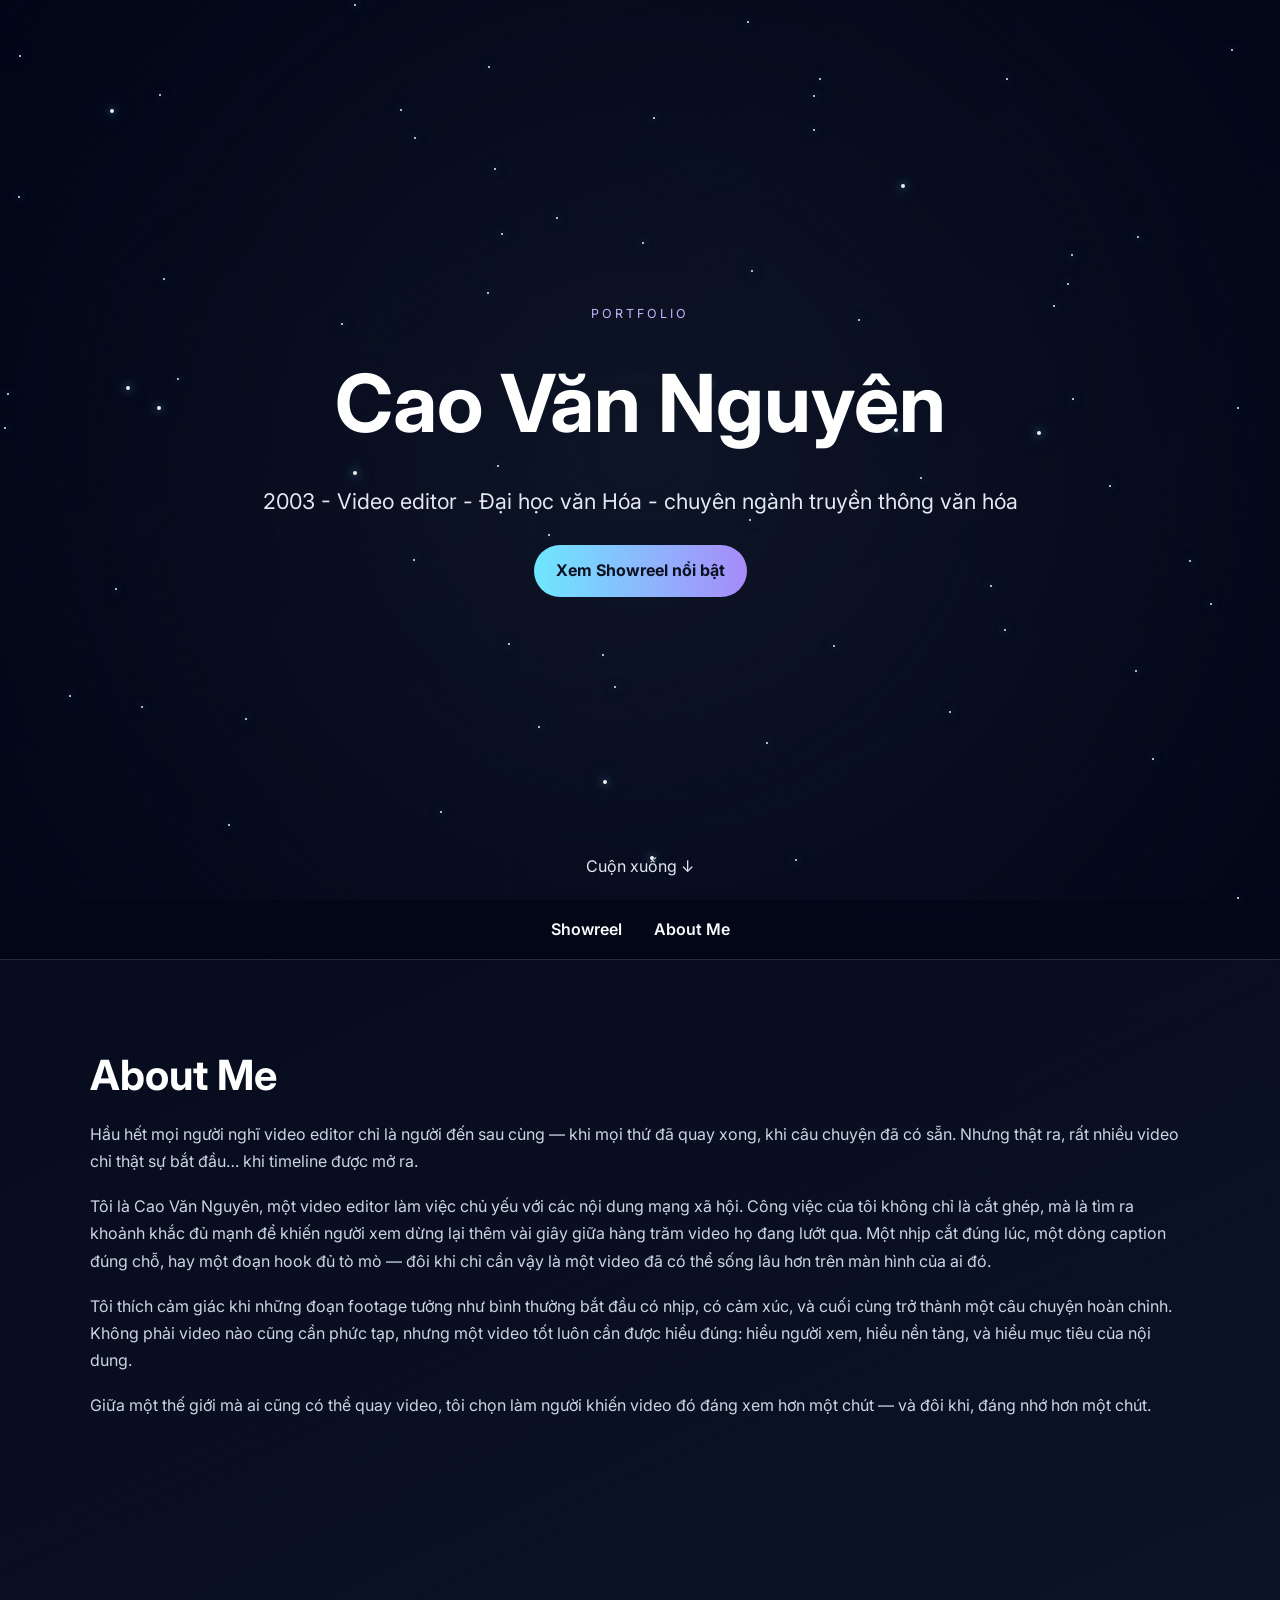
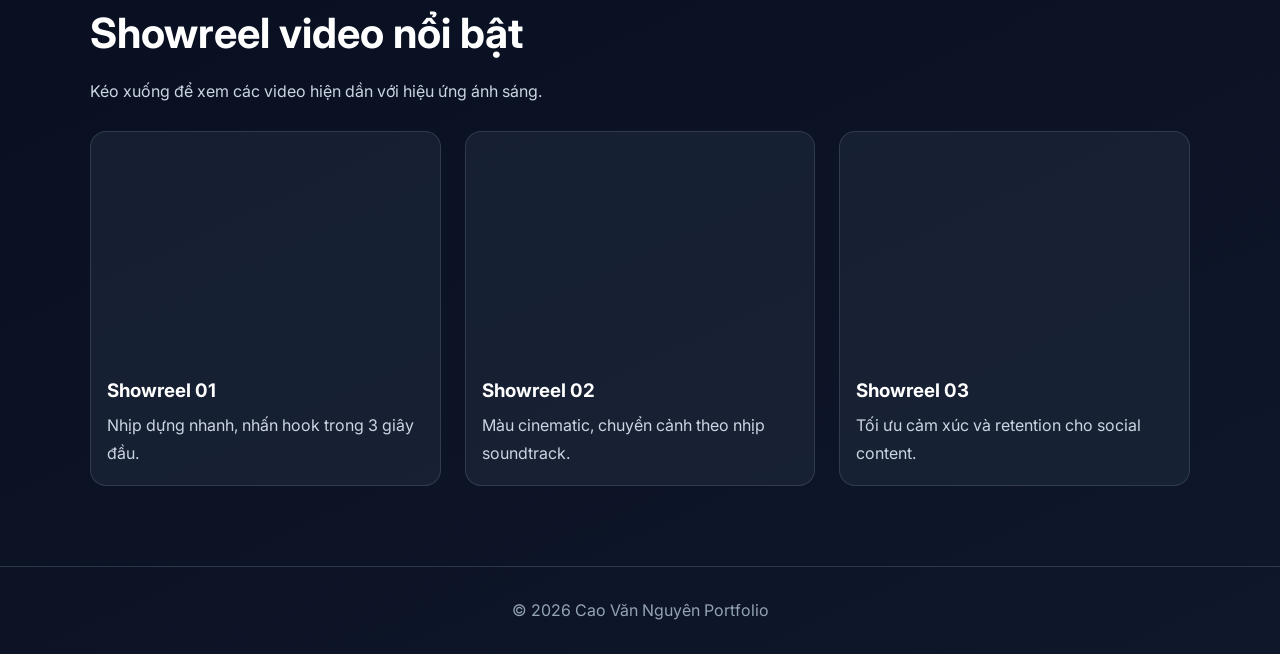
<file: index.html>
<!DOCTYPE html>
<html lang="vi">

<head>
  <meta charset="UTF-8">
  <meta name="viewport" content="width=device-width, initial-scale=1.0">
  <title>Cao Văn Nguyên | Video Editor Portfolio</title>
  <meta name="description" content="Portfolio của Cao Văn Nguyên - Video Editor với intro galaxy, showreel nổi bật và phần About Me chi tiết.">
  <meta property="og:title" content="Cao Văn Nguyên | Video Editor Portfolio">
  <meta property="og:description" content="Hiệu ứng galaxy zoom 5s, showreel nổi bật và About Me.">
  <meta property="og:type" content="website">
  <meta property="og:url" content="https://nguyen-editor.github.io/portfolio/">
  <link rel="preconnect" href="https://fonts.googleapis.com">
  <link rel="preconnect" href="https://fonts.gstatic.com" crossorigin>
  <link href="https://fonts.googleapis.com/css2?family=Inter:wght@400;500;600;700;800&display=swap" rel="stylesheet">
  <link rel="stylesheet" href="style.css">
</head>

<body>
  <header class="intro" id="top">
    <video class="intro-video" autoplay muted loop playsinline aria-label="Video mở đầu galaxy portfolio">
      <source src="https://cdn.coverr.co/videos/coverr-shooting-stars-1579/1080p.mp4" type="video/mp4">
    </video>

    <div class="intro-overlay"></div>
    <div class="galaxy-lights" id="galaxyLights" aria-hidden="true"></div>

    <div class="intro-content reveal-on-scroll" id="introContent" aria-live="polite">
      <p class="intro-kicker">PORTFOLIO</p>
      <h1>Cao Văn Nguyên</h1>
      <p class="intro-subtitle">2003 - Video editor - Đại học văn Hóa - chuyên ngành truyền thông văn hóa</p>
      <a class="btn btn-primary" href="#showreel">Xem Showreel nổi bật</a>
    </div>

    <a class="scroll-indicator" href="#showreel" aria-label="Cuộn xuống phần showreel">Cuộn xuống ↓</a>
  </header>

  <nav>
    <a href="#showreel">Showreel</a>
    <a href="#about">About Me</a>
  </nav>

  <main>

        <section id="about" class="section about reveal-on-scroll">
      <h2>About Me</h2>

      <p>Hầu hết mọi người nghĩ video editor chỉ là người đến sau cùng — khi mọi thứ đã quay xong, khi câu chuyện đã có sẵn. Nhưng thật ra, rất nhiều video chỉ thật sự bắt đầu… khi timeline được mở ra.</p>

      <p>Tôi là Cao Văn Nguyên, một video editor làm việc chủ yếu với các nội dung mạng xã hội. Công việc của tôi không chỉ là cắt ghép, mà là tìm ra khoảnh khắc đủ mạnh để khiến người xem dừng lại thêm vài giây giữa hàng trăm video họ đang lướt qua. Một nhịp cắt đúng lúc, một dòng caption đúng chỗ, hay một đoạn hook đủ tò mò — đôi khi chỉ cần vậy là một video đã có thể sống lâu hơn trên màn hình của ai đó.</p>

      <p>Tôi thích cảm giác khi những đoạn footage tưởng như bình thường bắt đầu có nhịp, có cảm xúc, và cuối cùng trở thành một câu chuyện hoàn chỉnh. Không phải video nào cũng cần phức tạp, nhưng một video tốt luôn cần được hiểu đúng: hiểu người xem, hiểu nền tảng, và hiểu mục tiêu của nội dung.</p>

      <p>Giữa một thế giới mà ai cũng có thể quay video, tôi chọn làm người khiến video đó đáng xem hơn một chút — và đôi khi, đáng nhớ hơn một chút.</p>
    </section>
    
    <section id="showreel" class="section">
      <h2>Showreel video nổi bật</h2>
      <p class="section-lead">Kéo xuống để xem các video hiện dần với hiệu ứng ánh sáng.</p>

      <div class="projects">
        <article class="project-card reveal-on-scroll">
          <iframe src="https://www.youtube.com/embed/dQw4w9WgXcQ" title="Showreel 1" loading="lazy" allowfullscreen></iframe>
          <div class="project-meta">
            <h3>Showreel 01</h3>
            <p>Nhịp dựng nhanh, nhấn hook trong 3 giây đầu.</p>
          </div>
        </article>

        <article class="project-card reveal-on-scroll">
          <iframe src="https://www.youtube.com/embed/9No-FiEInLA" title="Showreel 2" loading="lazy" allowfullscreen></iframe>
          <div class="project-meta">
            <h3>Showreel 02</h3>
            <p>Màu cinematic, chuyển cảnh theo nhịp soundtrack.</p>
          </div>
        </article>

        <article class="project-card reveal-on-scroll">
          <iframe src="https://www.youtube.com/embed/aqz-KE-bpKQ" title="Showreel 3" loading="lazy" allowfullscreen></iframe>
          <div class="project-meta">
            <h3>Showreel 03</h3>
            <p>Tối ưu cảm xúc và retention cho social content.</p>
          </div>
        </article>
      </div>
    </section>


  </main>

  <footer>
    <p>© 2026 Cao Văn Nguyên Portfolio</p>
  </footer>

  <script src="script.js"></script>
</body>

</html>
</file>
<file: style.css>
* {
  margin: 0;
  padding: 0;
  box-sizing: border-box;
}

:root {
  --bg: #020617;
  --bg-soft: #0f172a;
  --card: #1e293b;
  --text: #ffffff;
  --muted: #cbd5e1;
  --accent: #6ee7ff;
  --accent-2: #a78bfa;
}

html {
  scroll-behavior: smooth;
}

body {
  font-family: 'Inter', Arial, Helvetica, sans-serif;
  background: linear-gradient(155deg, var(--bg), var(--bg-soft));
  color: var(--text);
  line-height: 1.7;
}

.intro {
  position: relative;
  min-height: 100svh;
  min-height: 100dvh;
  min-height: 100vh;
  width: 100%;
  display: grid;
  place-items: center;
  padding: 20px;
  overflow: hidden;
}

.intro-video {
  position: absolute;
  inset: 0;
  width: 100%;
  height: 100%;
  object-fit: cover;
  transform: scale(1);
  animation: zoomVideo 5s ease-out forwards;
}

.intro-overlay {
  position: absolute;
  inset: 0;
  background: radial-gradient(circle at center, rgba(30, 41, 59, 0.35), rgba(2, 6, 23, 0.88));
}

.galaxy-lights {
  position: absolute;
  inset: 0;
  z-index: 1;
  pointer-events: none;
}

.star {
  position: absolute;
  width: 2px;
  height: 2px;
  border-radius: 50%;
  background: rgba(255, 255, 255, 0.94);
  box-shadow: 0 0 10px rgba(110, 231, 255, 0.9), 0 0 22px rgba(167, 139, 250, 0.7);
  animation: twinkle var(--twinkle-duration, 3.8s) ease-in-out infinite;
  animation-delay: var(--twinkle-delay, 0s);
}

.star.large {
  width: 4px;
  height: 4px;
}

.intro-content {
  position: relative;
  z-index: 2;
  text-align: center;
  max-width: 880px;
  opacity: 0;
  transform: translateY(18px);
  pointer-events: none;
}

.intro-content.is-visible {
  animation: revealInfo 1.2s ease forwards;
  pointer-events: auto;
}

.intro-kicker {
  letter-spacing: 0.24em;
  text-transform: uppercase;
  color: #c4b5fd;
  margin-bottom: 10px;
  font-size: 0.78rem;
}

.intro h1 {
  font-size: clamp(2.2rem, 9vw, 5rem);
  margin-bottom: 12px;
}

.intro-subtitle {
  color: #e2e8f0;
  font-size: clamp(1rem, 3.1vw, 1.35rem);
  margin-bottom: 26px;
}

.btn {
  display: inline-flex;
  align-items: center;
  justify-content: center;
  padding: 12px 22px;
  border-radius: 999px;
  text-decoration: none;
  font-weight: 700;
  transition: transform 0.25s ease, box-shadow 0.25s ease;
}

.btn-primary {
  background: linear-gradient(90deg, var(--accent), var(--accent-2));
  color: #0b1120;
}

.btn-primary:hover {
  transform: translateY(-2px);
  box-shadow: 0 10px 26px rgba(96, 165, 250, 0.45);
}

.scroll-indicator {
  position: absolute;
  z-index: 2;
  bottom: 20px;
  color: #e2e8f0;
  text-decoration: none;
  animation: float 1.5s ease-in-out infinite;
}

nav {
  position: sticky;
  top: 0;
  z-index: 30;
  display: flex;
  justify-content: center;
  gap: 32px;
  padding: 16px 20px;
  background: rgba(2, 6, 23, 0.78);
  backdrop-filter: blur(12px);
  border-bottom: 1px solid rgba(148, 163, 184, 0.24);
}

nav a {
  color: #f8fafc;
  text-decoration: none;
  font-weight: 600;
}

nav a:hover {
  color: var(--accent);
}

.section {
  width: min(1100px, 92%);
  margin: 0 auto;
  padding: 80px 0;
}

.section h2 {
  font-size: clamp(1.8rem, 5vw, 2.6rem);
  margin-bottom: 10px;
}

.section-lead {
  color: var(--muted);
  margin-bottom: 26px;
}

.projects {
  display: grid;
  grid-template-columns: repeat(auto-fit, minmax(280px, 1fr));
  gap: 24px;
}

.project-card {
  background: rgba(30, 41, 59, 0.65);
  border: 1px solid rgba(148, 163, 184, 0.2);
  border-radius: 16px;
  overflow: hidden;
  transform: translateY(24px) scale(0.98);
  opacity: 0;
  transition: transform 0.45s ease, box-shadow 0.45s ease, border-color 0.45s ease, opacity 0.45s ease;
}

.project-card.is-visible {
  opacity: 1;
  transform: translateY(0) scale(1);
}

.project-card:hover,
.project-card:focus-within,
.project-card:active {
  transform: translateY(-8px) scale(1.03);
  border-color: rgba(110, 231, 255, 0.9);
  box-shadow: 0 0 0 1px rgba(110, 231, 255, 0.45), 0 20px 35px rgba(14, 116, 144, 0.35);
}

.project-card iframe {
  width: 100%;
  height: 220px;
  border: none;
}

.project-meta {
  padding: 14px 16px 18px;
}

.project-meta h3 {
  margin-bottom: 6px;
}

.project-meta p {
  color: var(--muted);
}

.about {
  transform: translateY(24px);
  opacity: 0;
  transition: transform 0.6s ease, opacity 0.6s ease;
}

.about.is-visible {
  transform: translateY(0);
  opacity: 1;
}

.about p {
  color: var(--muted);
  margin-bottom: 18px;
}

footer {
  text-align: center;
  padding: 30px 20px;
  color: #94a3b8;
  border-top: 1px solid rgba(148, 163, 184, 0.24);
}

@keyframes zoomVideo {
  from {
    transform: scale(1);
  }

  to {
    transform: scale(1.14);
  }
}

@keyframes revealInfo {
  from {
    opacity: 0;
    transform: translateY(18px);
  }

  to {
    opacity: 1;
    transform: translateY(0);
  }
}

@keyframes float {

  0%,
  100% {
    transform: translateY(0);
  }

  50% {
    transform: translateY(-5px);
  }
}

@keyframes twinkle {

  0%,
  100% {
    opacity: 0.15;
    transform: scale(1);
  }

  45% {
    opacity: 1;
    transform: scale(1.8);
  }
}

@media (max-width: 768px) {
  nav {
    gap: 14px;
    padding: 12px;
    font-size: 0.92rem;
  }

  .intro {
    min-height: 100svh;
    min-height: 100dvh;
    padding: 16px;
  }

  .project-card iframe {
    height: 200px;
  }

}

@media (prefers-reduced-motion: reduce) {

  *,
  *::before,
  *::after {
    animation: none !important;
    transition: none !important;
    scroll-behavior: auto !important;
  }

  .intro-content,
  .project-card,
  .about {
    opacity: 1;
    transform: none;
  }
}
</file>
